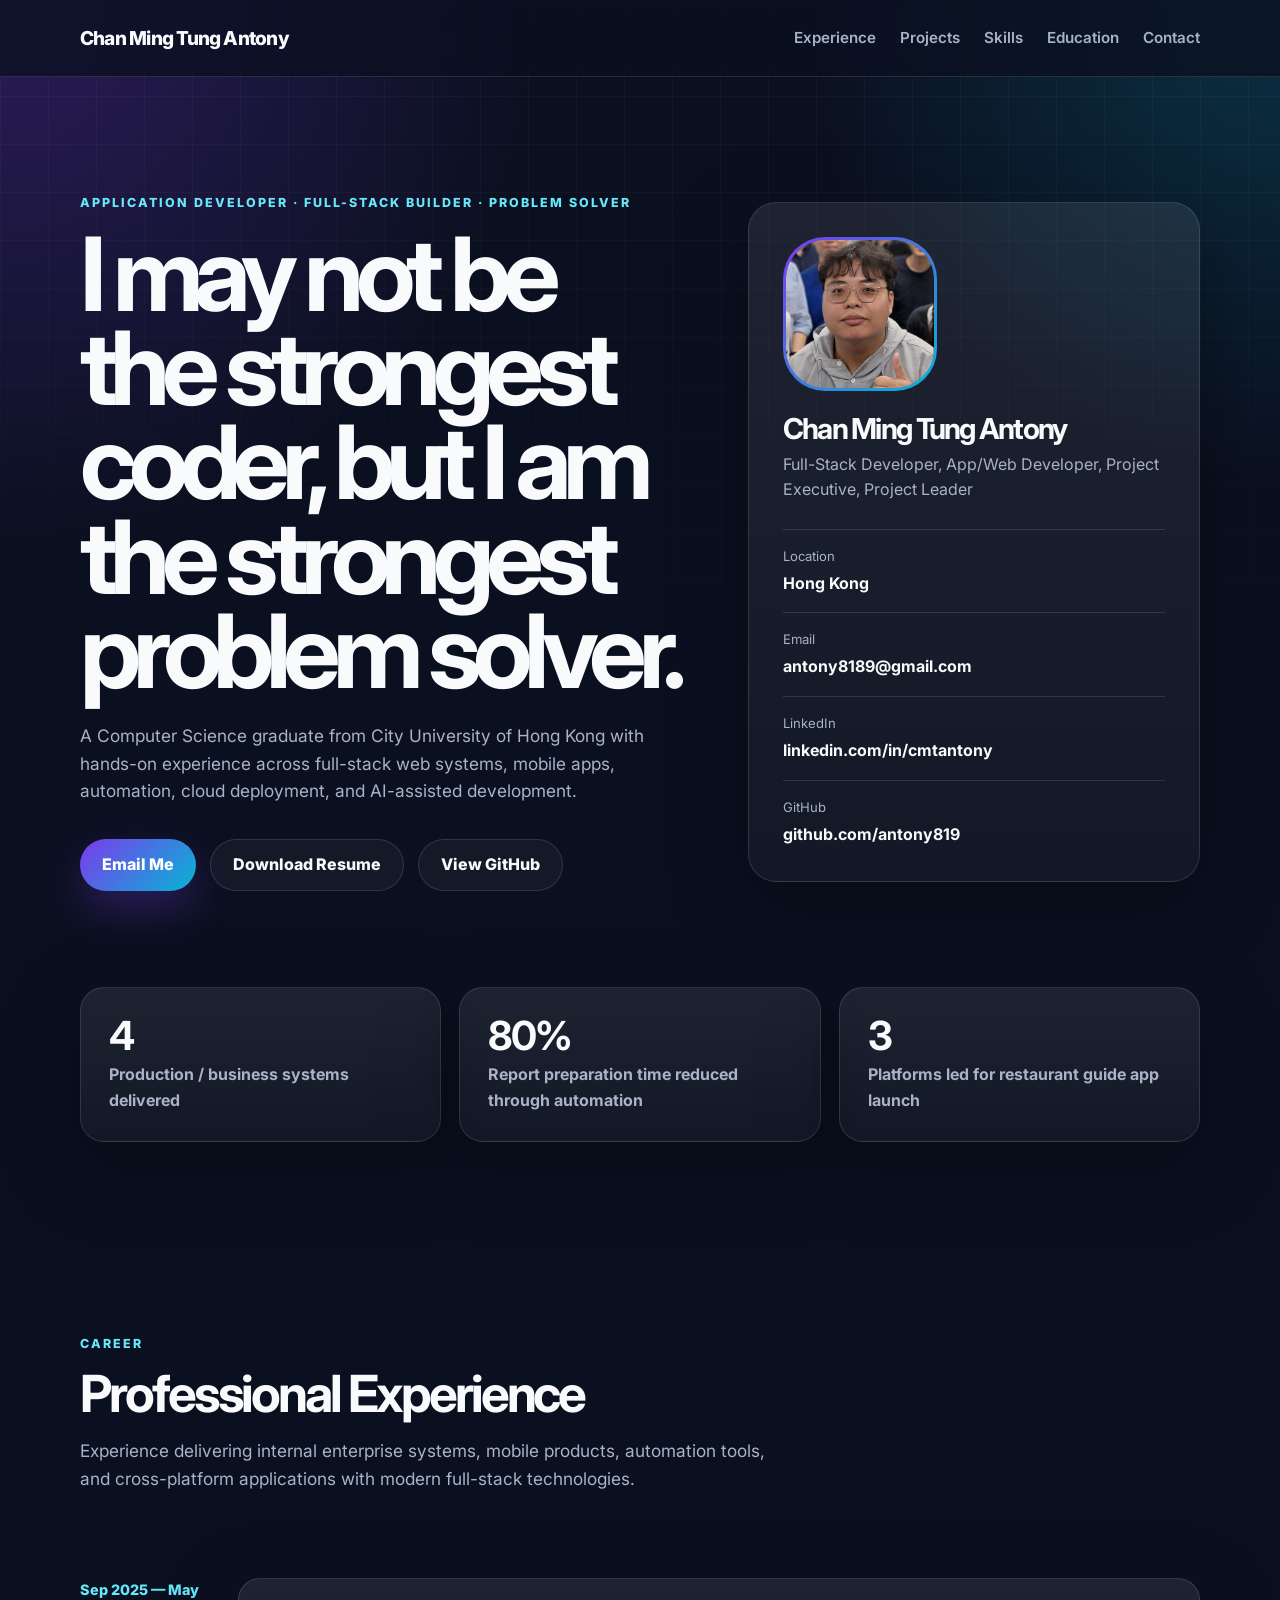
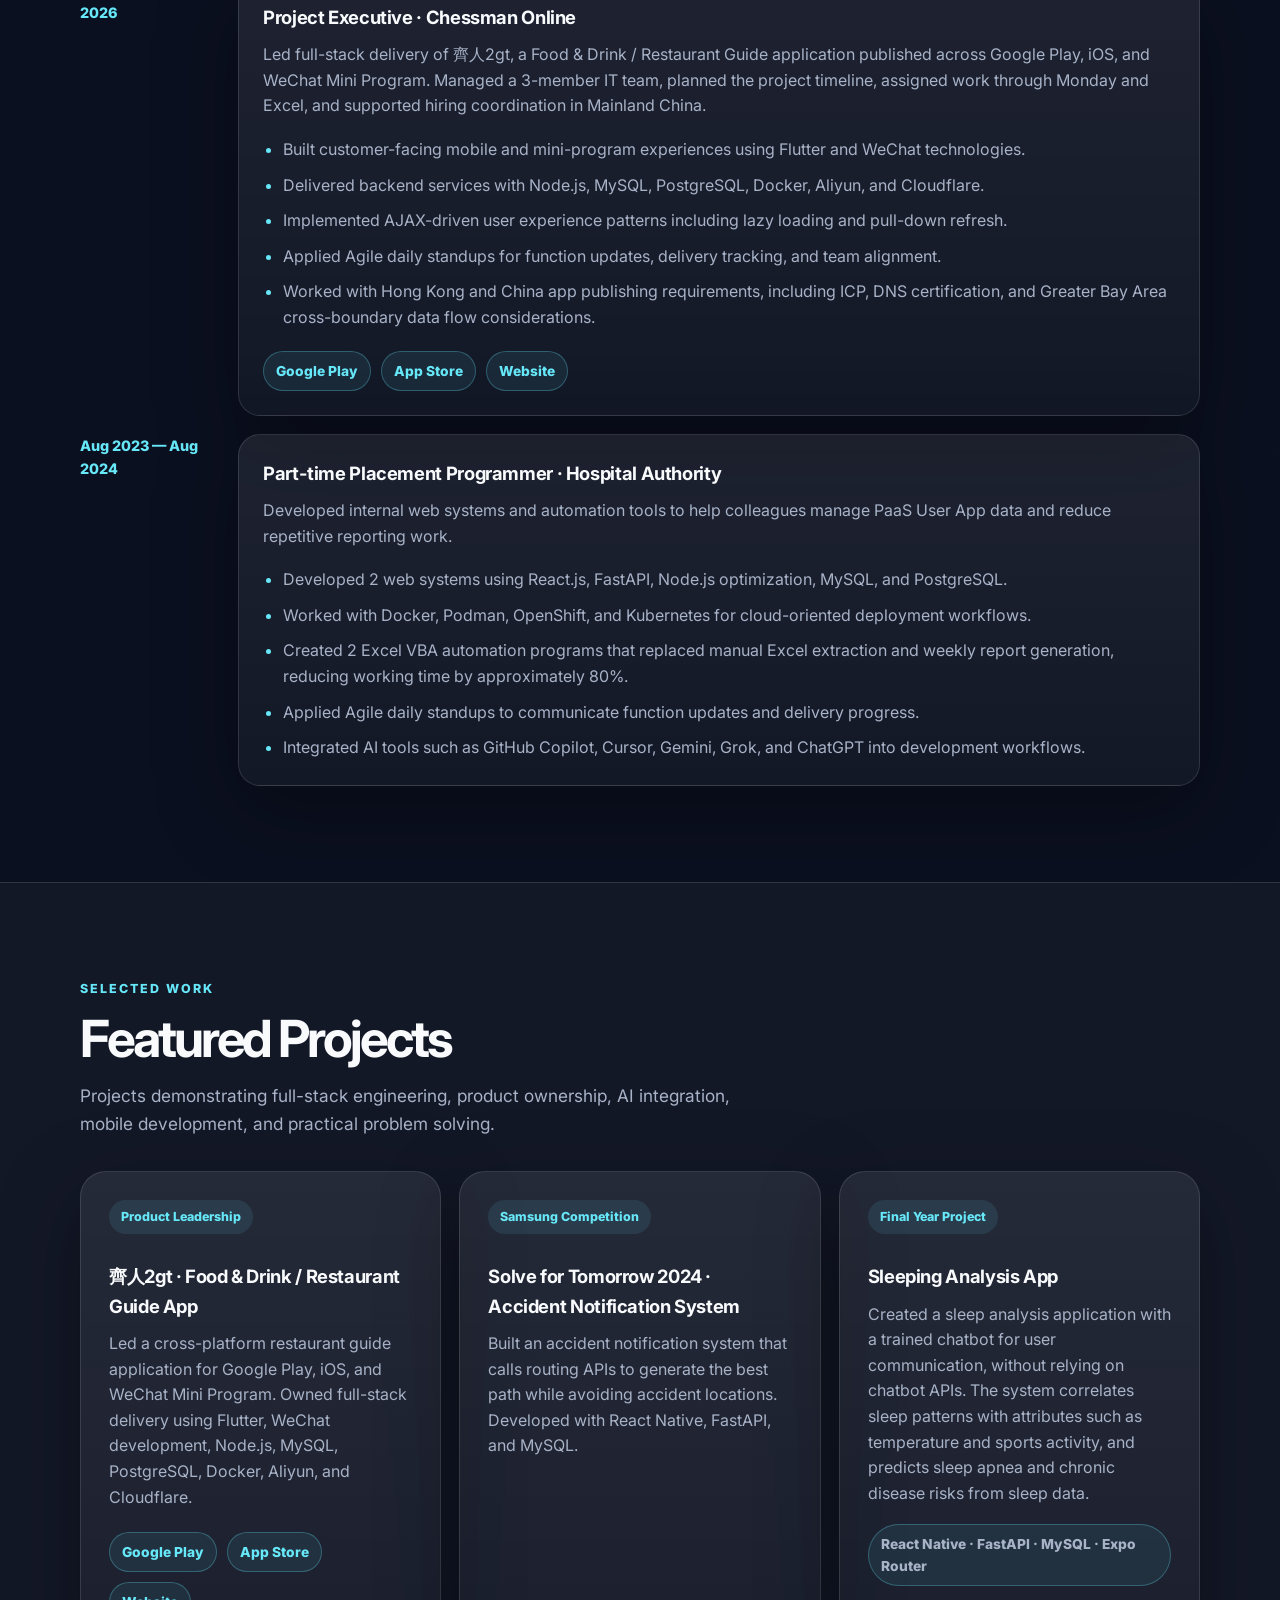
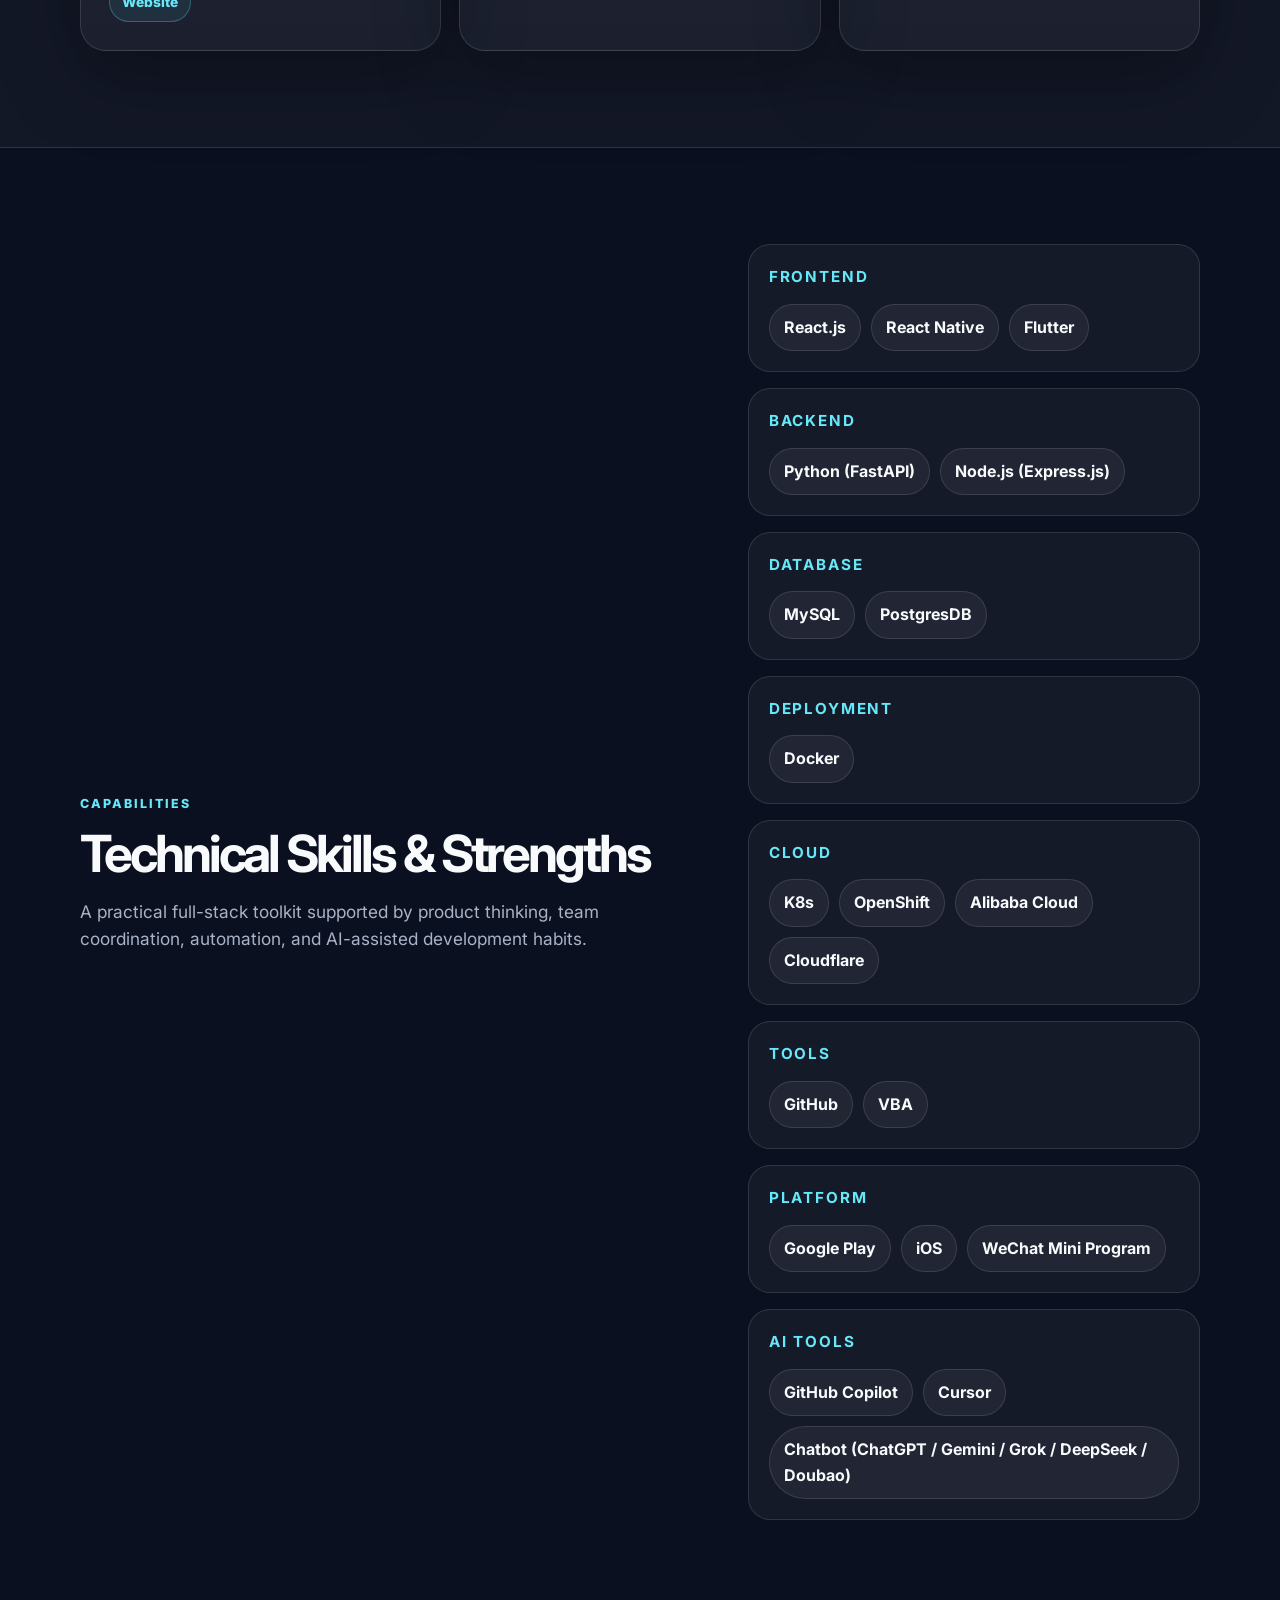
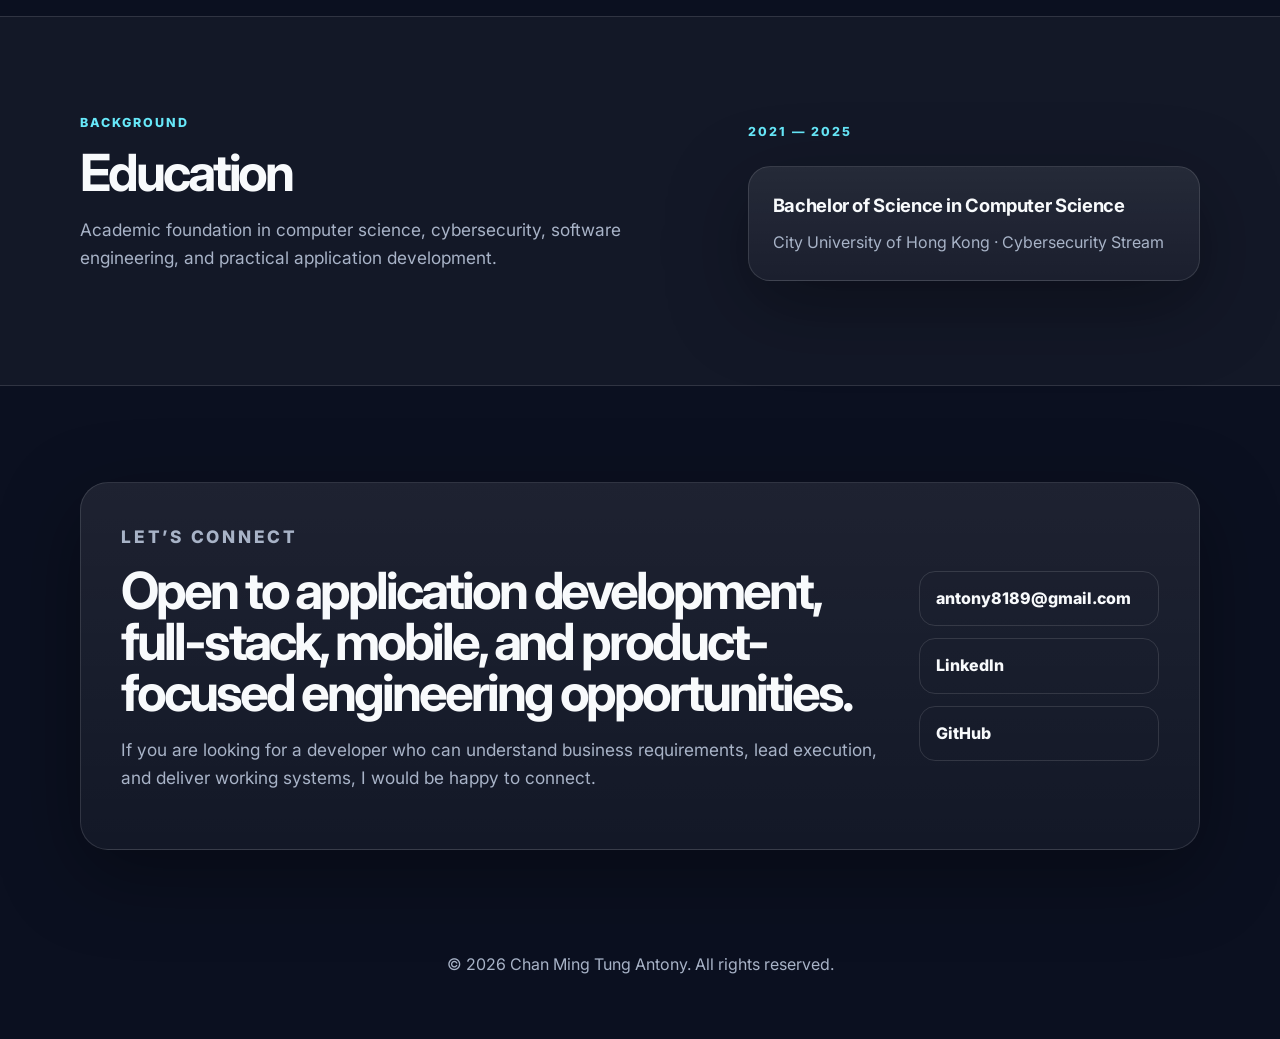
<file: index.html>
<!DOCTYPE html>
<html lang="en">
<head>
  <meta charset="UTF-8" />
  <meta name="viewport" content="width=device-width, initial-scale=1.0" />
  <meta
    name="description"
    content="Resume and portfolio of Chan Ming Tung Antony, Application Developer and problem solver specializing in full-stack development, mobile apps, cloud deployment, and AI-assisted engineering."
  />
  <title>Chan Ming Tung Antony | Application Developer</title>
  <link rel="preconnect" href="https://fonts.googleapis.com" />
  <link rel="preconnect" href="https://fonts.gstatic.com" crossorigin />
  <link href="https://fonts.googleapis.com/css2?family=Inter:wght@400;500;600;700;800&display=swap" rel="stylesheet" />
  <link rel="stylesheet" href="styles.css" />
</head>
<body>
  <header class="site-header">
    <nav class="nav container" aria-label="Primary navigation">
      <a class="brand" href="#top">Chan Ming Tung Antony</a>
      <div class="nav-links">
        <a href="#experience">Experience</a>
        <a href="#projects">Projects</a>
        <a href="#skills">Skills</a>
        <a href="#education">Education</a>
        <a href="#contact">Contact</a>
      </div>
    </nav>
  </header>

  <main id="top">
    <section class="hero section">
      <div class="container hero-grid">
        <div class="hero-copy">
          <p class="eyebrow">Application Developer · Full-Stack Builder · Problem Solver</p>
          <h1>I may not be the strongest coder, but I am the strongest problem solver.</h1>
          <p class="hero-text">
            A Computer Science graduate from City University of Hong Kong with hands-on experience across full-stack web systems, mobile apps, automation, cloud deployment, and AI-assisted development.
          </p>
          <div class="hero-actions">
            <a class="button primary" href="mailto:antony8189@gmail.com">Email Me</a>
            <a class="button secondary" href="assets/CV.pdf" download target="_blank" rel="noreferrer">Download Resume</a>
            <a class="button secondary" href="https://github.com/antony819" target="_blank" rel="noreferrer">View GitHub</a>
          </div>
        </div>
        <aside class="profile-card" aria-label="Profile summary">
          <div class="profile-photo-wrap">
            <img class="profile-photo" src="assets/profile.jpg" alt="Chan Ming Tung Antony" onerror="this.style.display='none'" />
            <div class="avatar">CA</div>
          </div>
          <h2>Chan Ming Tung Antony</h2>
          <p>Full-Stack Developer, App/Web Developer, Project Executive, Project Leader</p>
          <ul class="profile-list">
            <li><span>Location</span><strong>Hong Kong</strong></li>
            <li><span>Email</span><strong><a href="mailto:antony8189@gmail.com">antony8189@gmail.com</a></strong></li>
            <li><span>LinkedIn</span><strong><a href="http://www.linkedin.com/in/cmtantony" target="_blank" rel="noreferrer">linkedin.com/in/cmtantony</a></strong></li>
            <li><span>GitHub</span><strong><a href="https://github.com/antony819" target="_blank" rel="noreferrer">github.com/antony819</a></strong></li>
          </ul>
        </aside>
      </div>
    </section>

    <section class="section stats-section">
      <div class="container stats-grid">
        <div class="stat-card">
          <strong>4</strong>
          <span>Production / business systems delivered</span>
        </div>
        <div class="stat-card">
          <strong>80%</strong>
          <span>Report preparation time reduced through automation</span>
        </div>
        <div class="stat-card">
          <strong>3</strong>
          <span>Platforms led for restaurant guide app launch</span>
        </div>
      </div>
    </section>

    <section id="experience" class="section">
      <div class="container experience-layout">
        <div class="section-heading">
          <p class="eyebrow">Career</p>
          <h2>Professional Experience</h2>
          <p class="section-intro">
            Experience delivering internal enterprise systems, mobile products, automation tools, and cross-platform applications with modern full-stack technologies.
          </p>
        </div>
        <div class="timeline">
          <article class="timeline-item">
            <div class="timeline-date">Sep 2025 — May 2026</div>
            <div class="timeline-content">
              <h3>Project Executive · Chessman Online</h3>
              <p>
                Led full-stack delivery of 齊人2gt, a Food & Drink / Restaurant Guide application published across Google Play, iOS, and WeChat Mini Program. Managed a 3-member IT team, planned the project timeline, assigned work through Monday and Excel, and supported hiring coordination in Mainland China.
              </p>
              <ul class="impact-list">
                <li>Built customer-facing mobile and mini-program experiences using Flutter and WeChat technologies.</li>
                <li>Delivered backend services with Node.js, MySQL, PostgreSQL, Docker, Aliyun, and Cloudflare.</li>
                <li>Implemented AJAX-driven user experience patterns including lazy loading and pull-down refresh.</li>
                <li>Applied Agile daily standups for function updates, delivery tracking, and team alignment.</li>
                <li>Worked with Hong Kong and China app publishing requirements, including ICP, DNS certification, and Greater Bay Area cross-boundary data flow considerations.</li>
              </ul>
              <div class="inline-links">
                <a href="https://play.google.com/store/apps/details?id=com.chessman_it_app&hl=zh_HK" target="_blank" rel="noreferrer">Google Play</a>
                <a href="https://apps.apple.com/hk/app/%E9%BD%8A%E4%BA%BA/id6759543435" target="_blank" rel="noreferrer">App Store</a>
                <a href="https://2gt.cn/" target="_blank" rel="noreferrer">Website</a>
              </div>
            </div>
          </article>

          <article class="timeline-item">
            <div class="timeline-date">Aug 2023 — Aug 2024</div>
            <div class="timeline-content">
              <h3>Part-time Placement Programmer · Hospital Authority</h3>
              <p>
                Developed internal web systems and automation tools to help colleagues manage PaaS User App data and reduce repetitive reporting work.
              </p>
              <ul class="impact-list">
                <li>Developed 2 web systems using React.js, FastAPI, Node.js optimization, MySQL, and PostgreSQL.</li>
                <li>Worked with Docker, Podman, OpenShift, and Kubernetes for cloud-oriented deployment workflows.</li>
                <li>Created 2 Excel VBA automation programs that replaced manual Excel extraction and weekly report generation, reducing working time by approximately 80%.</li>
                <li>Applied Agile daily standups to communicate function updates and delivery progress.</li>
                <li>Integrated AI tools such as GitHub Copilot, Cursor, Gemini, Grok, and ChatGPT into development workflows.</li>
              </ul>
            </div>
          </article>
        </div>
      </div>
    </section>

    <section id="projects" class="section muted">
      <div class="container">
        <div class="section-heading">
          <p class="eyebrow">Selected Work</p>
          <h2>Featured Projects</h2>
          <p class="section-intro">
            Projects demonstrating full-stack engineering, product ownership, AI integration, mobile development, and practical problem solving.
          </p>
        </div>
        <div class="cards-grid">
          <article class="project-card">
            <span class="project-tag">Product Leadership</span>
            <h3>齊人2gt · Food & Drink / Restaurant Guide App</h3>
            <p>
              Led a cross-platform restaurant guide application for Google Play, iOS, and WeChat Mini Program. Owned full-stack delivery using Flutter, WeChat development, Node.js, MySQL, PostgreSQL, Docker, Aliyun, and Cloudflare.
            </p>
            <div class="inline-links">
              <a href="https://play.google.com/store/apps/details?id=com.chessman_it_app&hl=zh_HK" target="_blank" rel="noreferrer">Google Play</a>
              <a href="https://apps.apple.com/hk/app/%E9%BD%8A%E4%BA%BA/id6759543435" target="_blank" rel="noreferrer">App Store</a>
              <a href="https://2gt.cn/" target="_blank" rel="noreferrer">Website</a>
            </div>
          </article>
          <article class="project-card">
            <span class="project-tag">Samsung Competition</span>
            <h3>Solve for Tomorrow 2024 · Accident Notification System</h3>
            <p>
              Built an accident notification system that calls routing APIs to generate the best path while avoiding accident locations. Developed with React Native, FastAPI, and MySQL.
            </p>
          </article>
          <article class="project-card">
            <span class="project-tag">Final Year Project</span>
            <h3>Sleeping Analysis App</h3>
            <p>
              Created a sleep analysis application with a trained chatbot for user communication, without relying on chatbot APIs. The system correlates sleep patterns with attributes such as temperature and sports activity, and predicts sleep apnea and chronic disease risks from sleep data.
            </p>
            <p class="tech-note">React Native · FastAPI · MySQL · Expo Router</p>
          </article>
        </div>
      </div>
    </section>

    <section id="skills" class="section">
      <div class="container two-column">
        <div>
          <p class="eyebrow">Capabilities</p>
          <h2>Technical Skills & Strengths</h2>
          <p class="section-intro">
            A practical full-stack toolkit supported by product thinking, team coordination, automation, and AI-assisted development habits.
          </p>
        </div>
        <div class="skills-wrap">
          <div class="skill-group">
            <h3>Frontend</h3>
            <div class="skill-tags">
              <span>React.js</span>
              <span>React Native</span>
              <span>Flutter</span>
            </div>
          </div>
          <div class="skill-group">
            <h3>Backend</h3>
            <div class="skill-tags">
              <span>Python (FastAPI)</span>
              <span>Node.js (Express.js)</span>
            </div>
          </div>
          <div class="skill-group">
            <h3>Database</h3>
            <div class="skill-tags">
              <span>MySQL</span>
              <span>PostgresDB</span>
            </div>
          </div>
          <div class="skill-group">
            <h3>Deployment</h3>
            <div class="skill-tags">
              <span>Docker</span>
            </div>
          </div>
          <div class="skill-group">
            <h3>Cloud</h3>
            <div class="skill-tags">
              <span>K8s</span>
              <span>OpenShift</span>
              <span>Alibaba Cloud</span>
              <span>Cloudflare</span>
            </div>
          </div>
          <div class="skill-group">
            <h3>Tools</h3>
            <div class="skill-tags">
              <span>GitHub</span>
              <span>VBA</span>
            </div>
          </div>
          <div class="skill-group">
            <h3>Platform</h3>
            <div class="skill-tags">
              <span>Google Play</span>
              <span>iOS</span>
              <span>WeChat Mini Program</span>
            </div>
          </div>
          <div class="skill-group">
            <h3>AI Tools</h3>
            <div class="skill-tags">
              <span>GitHub Copilot</span>
              <span>Cursor</span>
              <span>Chatbot (ChatGPT / Gemini / Grok / DeepSeek / Doubao)</span>
            </div>
          </div>
        </div>
      </div>
    </section>

    <section id="education" class="section muted">
      <div class="container two-column">
        <div>
          <p class="eyebrow">Background</p>
          <h2>Education</h2>
          <p class="section-intro">
            Academic foundation in computer science, cybersecurity, software engineering, and practical application development.
          </p>
        </div>
        <div class="education-list">
          <div class="education-item">
            <div class="eyebrow">2021 — 2025</div>
            <article>
              <h3>Bachelor of Science in Computer Science</h3>
              <p>City University of Hong Kong · Cybersecurity Stream</p>
            </article>
          </div>
        </div>
      </div>
    </section>

    <section id="contact" class="section contact-section">
      <div class="container contact-card">
        <div>
          <p class="eyebrow">Let’s Connect</p>
          <h2>Open to application development, full-stack, mobile, and product-focused engineering opportunities.</h2>
          <p>
            If you are looking for a developer who can understand business requirements, lead execution, and deliver working systems, I would be happy to connect.
          </p>
        </div>
        <div class="contact-links">
          <a href="mailto:antony8189@gmail.com">antony8189@gmail.com</a>
          <a href="http://www.linkedin.com/in/cmtantony" target="_blank" rel="noreferrer">LinkedIn</a>
          <a href="https://github.com/antony819" target="_blank" rel="noreferrer">GitHub</a>
        </div>
      </div>
    </section>
  </main>

  <footer class="footer">
    <div class="container">
      <p>© <span id="year"></span> Chan Ming Tung Antony. All rights reserved.</p>
    </div>
  </footer>

  <script src="script.js"></script>
</body>
</html>
</file>
<file: styles.css>
:root {
  --bg: #0b1020;
  --surface: #11182c;
  --surface-light: #17213a;
  --text: #f8fafc;
  --muted: #a8b3c7;
  --accent: #7c3aed;
  --accent-2: #06b6d4;
  --line: rgba(255, 255, 255, 0.12);
  --shadow: 0 24px 80px rgba(0, 0, 0, 0.35);
  --radius: 28px;
}

* {
  box-sizing: border-box;
}

html {
  scroll-behavior: smooth;
}

body {
  margin: 0;
  font-family: Inter, system-ui, -apple-system, BlinkMacSystemFont, "Segoe UI", sans-serif;
  color: var(--text);
  background:
    radial-gradient(circle at top left, rgba(124, 58, 237, 0.28), transparent 34rem),
    radial-gradient(circle at top right, rgba(6, 182, 212, 0.2), transparent 30rem),
    var(--bg);
  line-height: 1.6;
}

body::before {
  content: "";
  position: fixed;
  inset: 0;
  pointer-events: none;
  background-image: linear-gradient(rgba(255, 255, 255, 0.035) 1px, transparent 1px),
    linear-gradient(90deg, rgba(255, 255, 255, 0.035) 1px, transparent 1px);
  background-size: 48px 48px;
  mask-image: linear-gradient(to bottom, #000, transparent 78%);
}

a {
  color: inherit;
  text-decoration: none;
}

.container {
  width: min(1120px, calc(100% - 40px));
  margin: 0 auto;
}

.site-header {
  position: sticky;
  top: 0;
  z-index: 20;
  backdrop-filter: blur(18px);
  background: rgba(11, 16, 32, 0.78);
  border-bottom: 1px solid var(--line);
}

.nav {
  min-height: 76px;
  display: flex;
  align-items: center;
  justify-content: space-between;
  gap: 24px;
}

.brand {
  font-weight: 800;
  letter-spacing: -0.04em;
  font-size: 1.2rem;
}

.nav-links {
  display: flex;
  align-items: center;
  gap: 24px;
  color: var(--muted);
  font-size: 0.95rem;
  font-weight: 600;
}

.nav-links a {
  transition: color 180ms ease;
}

.nav-links a:hover {
  color: var(--text);
}

.section {
  padding: 96px 0;
  position: relative;
}

.hero {
  padding-top: 116px;
}

.hero-grid,
.two-column {
  display: grid;
  grid-template-columns: minmax(0, 1.15fr) minmax(320px, 0.85fr);
  gap: 56px;
  align-items: center;
}

.eyebrow {
  margin: 0 0 14px;
  color: #67e8f9;
  text-transform: uppercase;
  letter-spacing: 0.16em;
  font-size: 0.78rem;
  font-weight: 800;
}

h1,
h2,
h3,
p {
  margin-top: 0;
}

h1 {
  max-width: 820px;
  margin-bottom: 24px;
  font-size: clamp(3rem, 8vw, 6.6rem);
  line-height: 0.92;
  letter-spacing: -0.08em;
}

h2 {
  margin-bottom: 18px;
  font-size: clamp(2rem, 4vw, 3.4rem);
  line-height: 1;
  letter-spacing: -0.06em;
}

h3 {
  margin-bottom: 10px;
  font-size: 1.15rem;
  letter-spacing: -0.02em;
}

.hero-text,
.section-intro,
.contact-card p {
  color: var(--muted);
  font-size: 1.08rem;
}

.hero-text {
  max-width: 650px;
  margin-bottom: 34px;
}

.hero-actions {
  display: flex;
  flex-wrap: wrap;
  gap: 14px;
}

.button {
  display: inline-flex;
  align-items: center;
  justify-content: center;
  min-height: 52px;
  padding: 0 22px;
  border-radius: 999px;
  font-weight: 800;
  transition: transform 180ms ease, border-color 180ms ease, background 180ms ease;
}

.button:hover {
  transform: translateY(-2px);
}

.button.primary {
  background: linear-gradient(135deg, var(--accent), var(--accent-2));
  color: white;
  box-shadow: 0 18px 40px rgba(124, 58, 237, 0.28);
}

.button.secondary {
  border: 1px solid var(--line);
  color: var(--text);
  background: rgba(255, 255, 255, 0.04);
}

.profile-card,
.contact-card,
.project-card,
.stat-card,
.timeline-content,
.education-list article {
  border: 1px solid var(--line);
  background: linear-gradient(180deg, rgba(255, 255, 255, 0.08), rgba(255, 255, 255, 0.035));
  box-shadow: var(--shadow);
}

.profile-card {
  padding: 34px;
  border-radius: var(--radius);
}

.profile-photo-wrap {
  position: relative;
  width: 154px;
  height: 154px;
  margin-bottom: 24px;
  border-radius: 42px;
  background: linear-gradient(135deg, var(--accent), var(--accent-2));
  padding: 3px;
}

.profile-photo {
  position: relative;
  z-index: 2;
  width: 100%;
  height: 100%;
  display: block;
  object-fit: cover;
  border-radius: 39px;
  background: var(--surface);
}

.profile-photo:not([src]),
.profile-photo[src=""] {
  display: none;
}

.avatar {
  position: absolute;
  inset: 3px;
  display: grid;
  place-items: center;
  border-radius: 39px;
  background: linear-gradient(135deg, var(--accent), var(--accent-2));
  color: white;
  font-size: 2.3rem;
  font-weight: 900;
  letter-spacing: -0.08em;
}

.profile-card h2 {
  margin-bottom: 8px;
  font-size: 1.8rem;
}

.profile-card > p {
  margin-bottom: 26px;
  color: var(--muted);
}

.profile-list {
  display: grid;
  gap: 16px;
  padding: 0;
  margin: 0;
  list-style: none;
}

.profile-list li {
  display: grid;
  gap: 4px;
  padding-top: 16px;
  border-top: 1px solid var(--line);
}

.profile-list span {
  color: var(--muted);
  font-size: 0.82rem;
}

.profile-list strong {
  overflow-wrap: anywhere;
}

.stats-section {
  padding-top: 0;
}

.stats-grid,
.cards-grid {
  display: grid;
  grid-template-columns: repeat(3, 1fr);
  gap: 18px;
}

.stat-card {
  padding: 28px;
  border-radius: 24px;
}

.stat-card strong {
  display: block;
  margin-bottom: 6px;
  font-size: 2.5rem;
  line-height: 1;
  letter-spacing: -0.06em;
}

.stat-card span {
  color: var(--muted);
  font-weight: 700;
}

.muted {
  background: rgba(255, 255, 255, 0.035);
  border-block: 1px solid var(--line);
}

.experience-layout {
  display: grid;
  gap: 34px;
}

.timeline {
  display: grid;
  gap: 18px;
}

.timeline-item {
  display: grid;
  grid-template-columns: 140px 1fr;
  gap: 18px;
}

.timeline-date {
  color: #67e8f9;
  font-weight: 800;
  font-size: 0.9rem;
}

.timeline-content {
  padding: 24px;
  border-radius: 22px;
}

.timeline-content p,
.project-card p,
.education-list p {
  margin-bottom: 0;
  color: var(--muted);
}

.impact-list {
  display: grid;
  gap: 10px;
  margin: 18px 0 0;
  padding-left: 20px;
  color: var(--muted);
}

.impact-list li::marker {
  color: #67e8f9;
}

.inline-links {
  display: flex;
  flex-wrap: wrap;
  gap: 10px;
  margin-top: 20px;
}

.inline-links a,
.tech-note {
  width: fit-content;
  padding: 8px 12px;
  border: 1px solid rgba(103, 232, 249, 0.28);
  border-radius: 999px;
  background: rgba(103, 232, 249, 0.08);
  color: #67e8f9;
  font-size: 0.86rem;
  font-weight: 800;
}

.tech-note {
  margin-top: 18px;
}

.section-heading {
  max-width: 700px;
  margin-bottom: 34px;
}

.project-card {
  min-height: 260px;
  display: flex;
  flex-direction: column;
  padding: 28px;
  border-radius: 26px;
  transition: transform 180ms ease, border-color 180ms ease;
}

.project-card:hover {
  transform: translateY(-6px);
  border-color: rgba(103, 232, 249, 0.45);
}

.project-tag {
  width: fit-content;
  margin-bottom: 28px;
  padding: 7px 12px;
  border-radius: 999px;
  background: rgba(103, 232, 249, 0.1);
  color: #67e8f9;
  font-size: 0.78rem;
  font-weight: 800;
}

.project-card > .inline-links {
  margin-top: auto;
  padding-top: 22px;
}

.skills-wrap {
  display: grid;
  gap: 16px;
}

.skill-group {
  padding: 20px;
  border: 1px solid var(--line);
  border-radius: 22px;
  background: rgba(255, 255, 255, 0.045);
}

.skill-group h3 {
  margin-bottom: 14px;
  color: #67e8f9;
  font-size: 0.95rem;
  text-transform: uppercase;
  letter-spacing: 0.12em;
}

.skill-tags {
  display: flex;
  flex-wrap: wrap;
  gap: 10px;
}

.skill-tags span {
  padding: 10px 14px;
  border: 1px solid var(--line);
  border-radius: 999px;
  background: rgba(255, 255, 255, 0.05);
  color: var(--text);
  font-weight: 700;
}

.education-list {
  display: grid;
  gap: 16px;
}

.education-item {
  display: grid;
  gap: 10px;
}

.education-list article {
  padding: 24px;
  border-radius: 22px;
}

.contact-section {
  padding-bottom: 72px;
}

.contact-card {
  display: grid;
  grid-template-columns: 1fr auto;
  gap: 34px;
  align-items: center;
  padding: 40px;
  border-radius: var(--radius);
}

.contact-links {
  display: grid;
  gap: 12px;
  min-width: 240px;
}

.contact-links a {
  padding: 14px 16px;
  border: 1px solid var(--line);
  border-radius: 16px;
  color: var(--text);
  font-weight: 800;
  transition: background 180ms ease, border-color 180ms ease;
}

.contact-links a:hover {
  background: rgba(255, 255, 255, 0.08);
  border-color: rgba(103, 232, 249, 0.45);
}

.footer {
  padding: 30px 0 46px;
  color: var(--muted);
  text-align: center;
}

.reveal {
  opacity: 0;
  transform: translateY(18px);
  transition: opacity 600ms ease, transform 600ms ease;
}

.reveal.visible {
  opacity: 1;
  transform: translateY(0);
}

@media (max-width: 860px) {
  .nav {
    align-items: flex-start;
    flex-direction: column;
    padding: 18px 0;
  }

  .nav-links {
    width: 100%;
    overflow-x: auto;
    padding-bottom: 4px;
  }

  .hero,
  .section {
    padding: 72px 0;
  }

  .hero-grid,
  .two-column,
  .contact-card {
    grid-template-columns: 1fr;
  }

  .stats-grid,
  .cards-grid {
    grid-template-columns: 1fr;
  }

  .timeline-item {
    grid-template-columns: 1fr;
  }

  .contact-links {
    min-width: 0;
  }
}

@media (max-width: 540px) {
  .container {
    width: min(100% - 28px, 1120px);
  }

  h1 {
    font-size: 3.1rem;
  }

  .profile-card,
  .contact-card {
    padding: 24px;
  }

  .hero-actions .button {
    width: 100%;
  }
}
</file>
